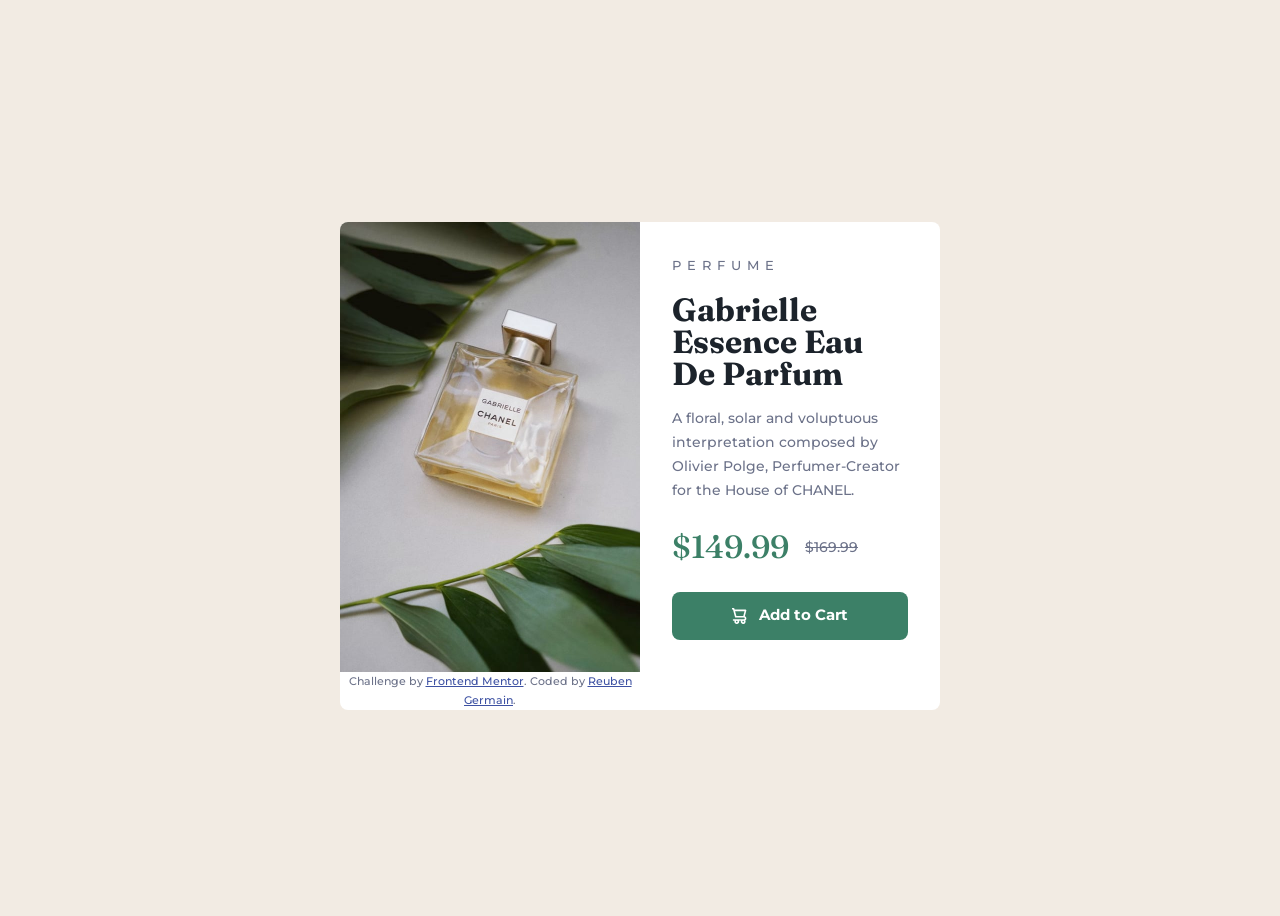
<file: index.html>
<!DOCTYPE html>
<html lang="en">

<head>
  <meta charset="UTF-8">
  <meta name="viewport" content="width=device-width, initial-scale=1.0">
  <!-- displays site properly based on user's device -->

  <link rel="icon" type="image/png" sizes="32x32" href="./images/favicon-32x32.png">

  <title>Frontend Mentor | Product preview card component</title>
  <!-- Google Fonts -->
  <link rel="preconnect" href="https://fonts.googleapis.com">
  <link rel="preconnect" href="https://fonts.gstatic.com" crossorigin>
  <link
    href="https://fonts.googleapis.com/css2?family=Caveat:wght@400;700&family=Fraunces:ital,opsz,wght@0,9..144,400;1,9..144,600&family=Montserrat:wght@400;600&family=Nanum+Brush+Script&family=Poppins:wght@300;400;500;600;700;800;900&display=swap"
    rel="stylesheet">
  <!-- CSS Link -->
  <link rel="stylesheet" href="style.css">
  <!-- Feel free to remove these styles or customise in your own stylesheet 👍 -->
  <style>
    .attribution {
      font-size: 11px;
      text-align: center;
    }

    .attribution a {
      color: hsl(228, 45%, 44%);
    }
  </style>
</head>

<body>
  <main>
    <article class="product">
      <picture class="product__img">
        <source srcset="images/image-product-desktop.jpg" media="(min-width: 600px)">
        <img src="images/image-product-mobile.jpg"
          alt="Gabrielle Essense perfume bottle laying flat on a table"></picture>
      <div class="product__content">
        <p class="product__category">Perfume</p>

        <h1 class="product__title">Gabrielle Essence Eau De Parfum</h1>

        <p>A floral, solar and voluptuous interpretation composed by Olivier Polge,
          Perfumer-Creator for the House of CHANEL.</p>
        <div class="flex-group">
          <p class="product__price"><span class="visually-hidden">Current Price:</span>$149.99</p>
          <p class="product__original-price"><span class="visually-hidden">Original Price:</span><s>$169.99</s></p>
        </div>

        <button class="button" data-icon="shopping-cart">Add to Cart</button>
      </div>


      <div class="attribution">
        Challenge by <a href="https://www.frontendmentor.io?ref=challenge" target="_blank">Frontend Mentor</a>.
        Coded by <a href="#">Reuben Germain</a>.
      </div>
    </article>
  </main>

</body>

</html>
</file>
<file: style.css>
:root {
  --dark-cyan-400: hsl(158, 36%, 37%);
  --dark-cyan-500: hsl(158, 36%, 20%);
  --cream-200: hsl(30, 38%, 92%);

  --very-dark-blue-900: hsl(212, 21%, 14%);
  --dark-grayish-blue-400: hsl(228, 12%, 48%);
  --white-100: hsl(0, 0%, 100%);

  --ff-accent: 'Fraunces', serif;
  --ff-base: 'Montserrat', sans-serif;

  --fw-regular: 500;
  --fw-bold: 700;
}

/*
  1. Use a more-intuitive box-sizing model.
*/
*,
*::before,
*::after {
  box-sizing: border-box;
}

/*
    2. Remove default margin
  */
* {
  margin: 0;
}

/*
    Typographic tweaks!
    3. Add accessible line-height
    4. Improve text rendering
  */
html,
body {
  height: 100%;
}

body {
  line-height: 1.7;
  -webkit-font-smoothing: antialiased;
}

/*
    5. Improve media defaults
  */
img,
picture,
video,
canvas,
svg {
  display: block;
  max-width: 100%;
}

/*
    6. Remove built-in form typography styles
  */
input,
button,
textarea,
select {
  font: inherit;
}

/*
    7. Avoid text overflows
  */
p,
h1,
h2,
h3,
h4,
h5,
h6 {
  overflow-wrap: break-word;
}

h1,
h2 {
  line-height: 1;
}

/*
General styling
*/
body {
  font-family: var(--ff-base);
  font-weight: var(--fw-regular);
  font-size: 0.875rem;
  color: var(--dark-grayish-blue-400);
  background-color: var(--cream-200);

  /* for this project only */
  display: grid;

  /*If for some reason the centering does not work, add the min height attr below, uncomment. But it seems to be working*/
  /*min-height: 100vh;*/
  place-content: center;
  margin: 1rem;
}

/* utilities */

.flex-group {
  display: flex;
  gap: 1rem;
  flex-wrap: wrap;
  align-items: center;
}

.visually-hidden:not(:focus):not(:active) {
  clip: rect(0 0 0 0);
  clip-path: inset(50%);
  height: 1px;
  overflow: hidden;
  position: absolute;
  white-space: nowrap;
  width: 1px;
}

/* button */
button {
  cursor: pointer;
  padding: 0.75em 1.5em;
  text-decoration: none;
  display: inline-flex;
  justify-content: center;
  align-items: center;
  gap: 0.75rem;
  border: 0;
  border-radius: 0.5rem;
  background-color: var(--dark-cyan-400);
  color: var(--white-100);
  font-weight: var(--fw-bold);
  font-size: 0.925rem;
}

.button[data-icon="shopping-cart"]::before {
  content: "";
  background-image: url(images/icon-cart.svg);
  width: 15px;
  height: 16px;
}

.button:is(:hover, :focus) {
  background-color: var(--dark-cyan-500);
}

/*
Product styles
*/

.product {
  --content-padding: 1.5rem;
  --content-spacing: 1rem;

  display: grid;
  background-color: var(--white-100);
  border-radius: 0.5rem;
  overflow: hidden;
  max-width: 600px;
}

@media (min-width: 600px) {
  .product {
    --content-padding: 2rem;
    grid-template-columns: 1fr 1fr;
  }
}

.product__content {
  padding: var(--content-padding);
  display: grid;
  gap: var(--content-spacing);
}

.product__category {
  font-size: 0.8125rem;
  letter-spacing: 6px;
  text-transform: uppercase;
}

.product__title {
  font-size: 2rem;
  font-family: var(--ff-accent);
  color: var(--very-dark-blue-900);
}

.product__price {
  font-size: 2rem;
  font-family: var(--ff-accent);
  color: var(--dark-cyan-400);
}
</file>
